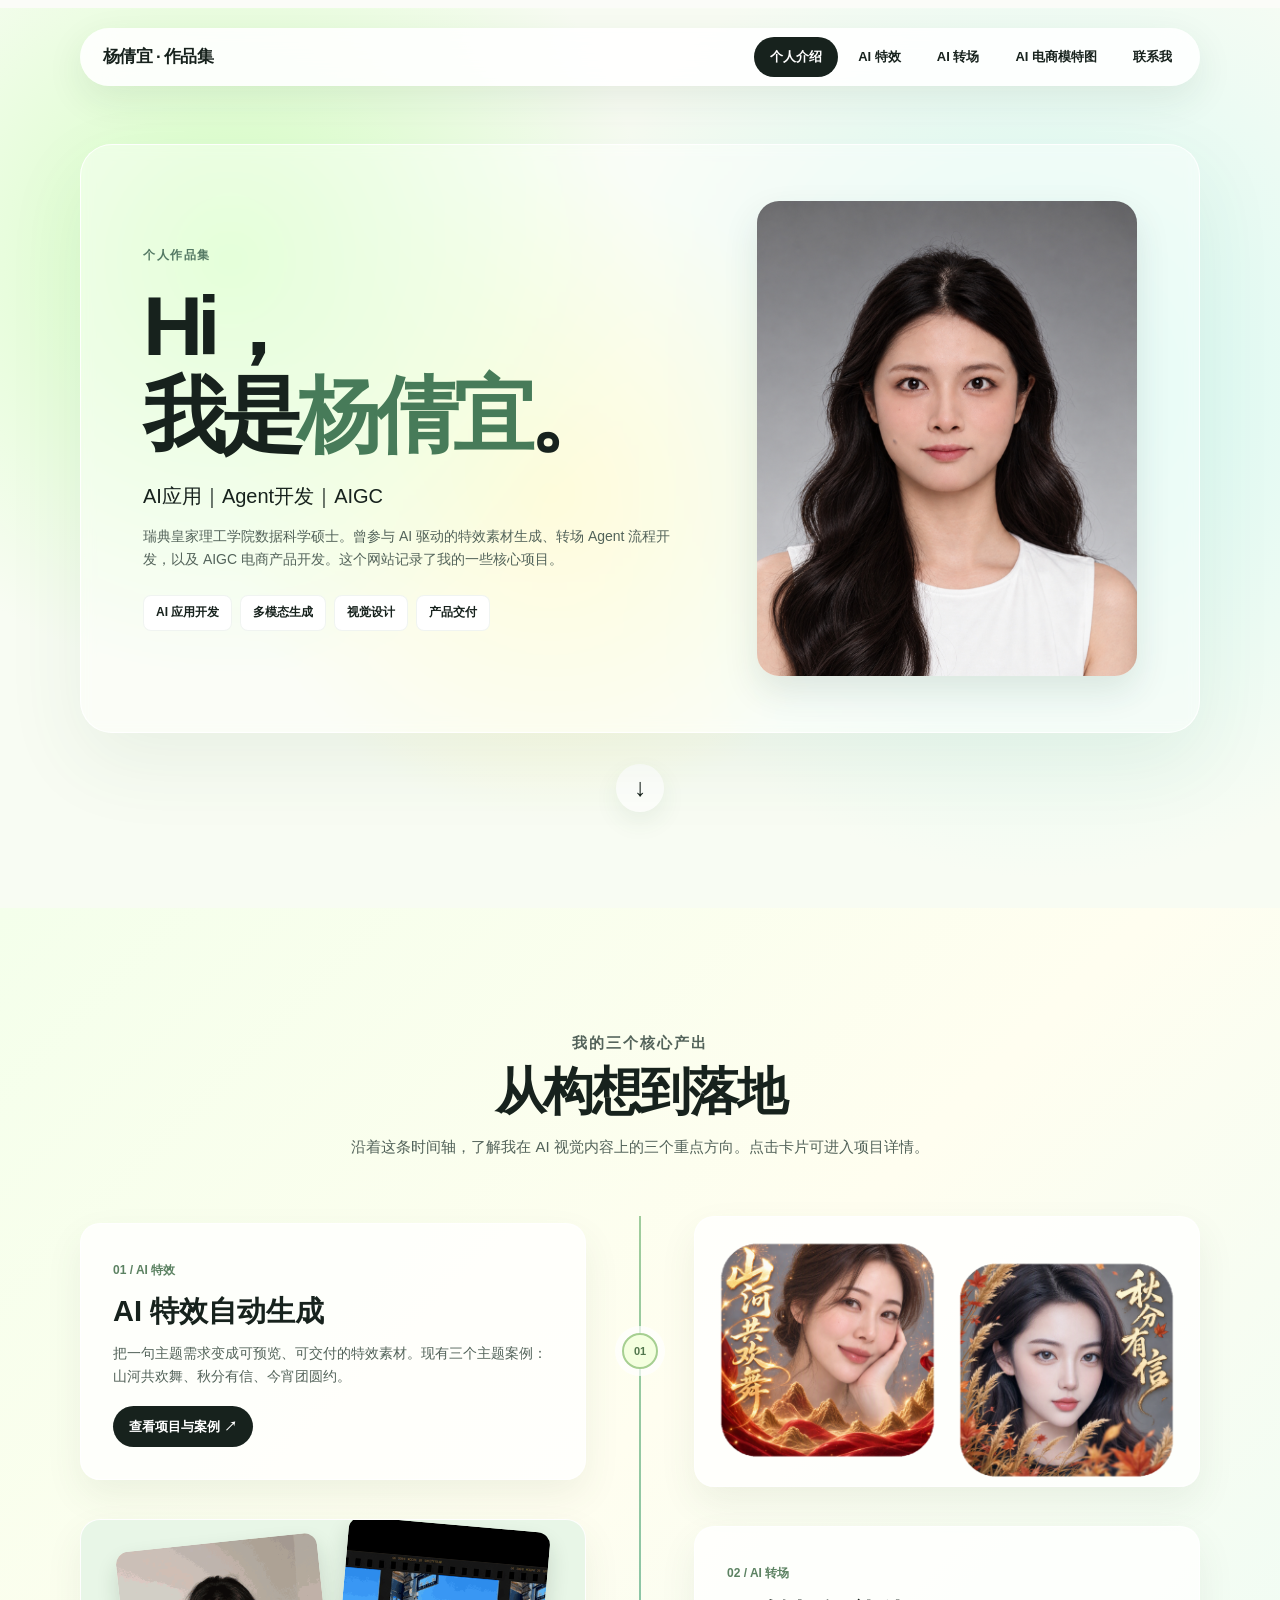
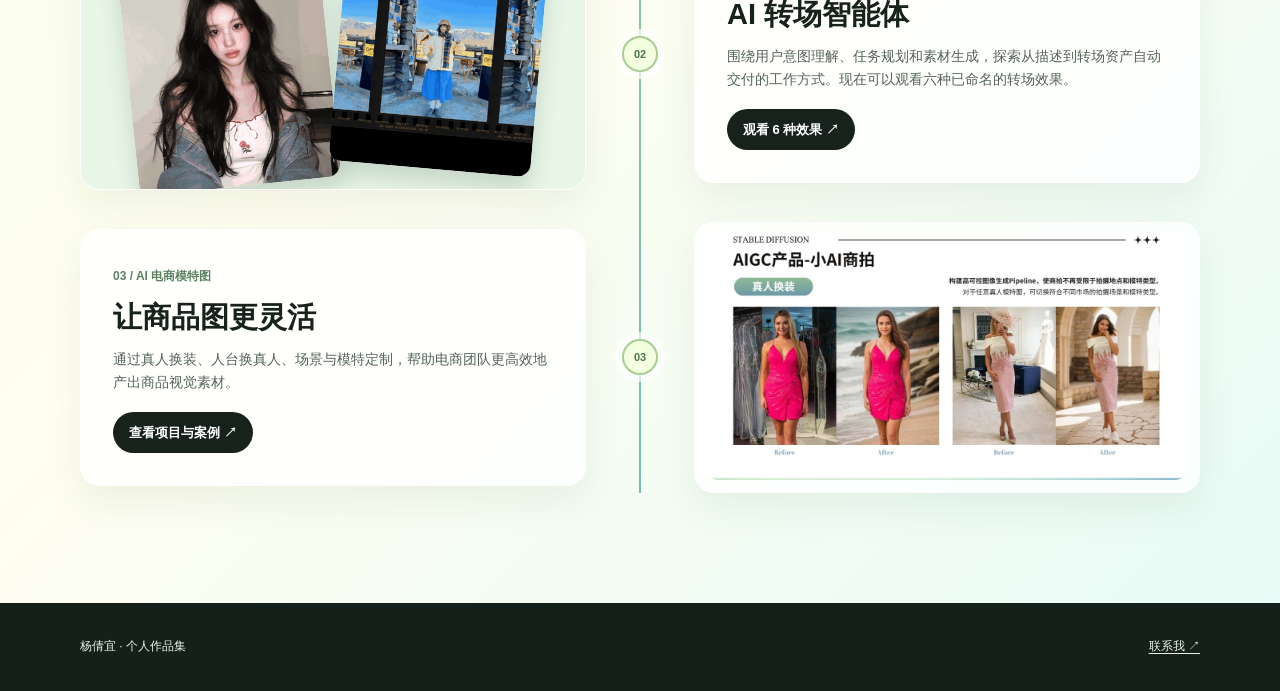
<file: index.html>
<!doctype html><html lang="zh-CN"><head><meta charset="utf-8"><meta name="viewport" content="width=device-width,initial-scale=1"><meta name="description" content="杨倩宜的个人作品集：AI 特效、AI 转场、AI 电商模特图。"><title>杨倩宜｜个人作品集</title><link rel="stylesheet" href="style.css"></head><body>
<div class="nav-wrap"><nav class="nav"><a class="logo" href="index.html">杨倩宜 · 作品集</a><div class="nav-links"><a href="index.html" aria-current="page">个人介绍</a><a href="effects.html">AI 特效</a><a href="transition.html">AI 转场</a><a href="ecommerce.html">AI 电商模特图</a><a href="contact.html">联系我</a></div></nav></div>
<main><header class="home-hero grad"><div class="shell"><div class="hero-panel"><div><p class="kicker">个人作品集</p><h1>Hi，<br>我是<em>杨倩宜</em>。</h1><p class="hero-lead">AI应用｜Agent开发｜AIGC</p><p class="hero-note">瑞典皇家理工学院数据科学硕士。曾参与 AI 驱动的特效素材生成、转场 Agent 流程开发，以及 AIGC 电商产品开发。这个网站记录了我的一些核心项目。</p><div class="pills"><span>AI 应用开发</span><span>多模态生成</span><span>视觉设计</span><span>产品交付</span></div></div><img class="portrait" src="assets/portrait.jpg" alt="杨倩宜个人照片"></div><div class="hero-bottom"><a class="round-arrow" href="#projects" aria-label="向下查看核心项目">↓</a></div></div></header>
<section class="section grad-soft" id="projects"><div class="shell"><div class="section-head"><p class="kicker">我的三个核心产出</p><h2>从构想到落地</h2><p>沿着这条时间轴，了解我在 AI 视觉内容上的三个重点方向。点击卡片可进入项目详情。</p></div><div class="timeline">
<article class="timeline-row"><div class="time-copy"><span class="num">01 / AI 特效</span><h3>AI 特效自动生成</h3><p>把一句主题需求变成可预览、可交付的特效素材。现有三个主题案例：山河共欢舞、秋分有信、今宵团圆约。</p><a class="text-link" href="effects.html">查看项目与案例 ↗</a></div><div class="timeline-dot">01</div><a class="time-visual effects" href="effects.html" aria-label="查看 AI 特效项目"><img src="assets/case1-icon.png" alt="山河共欢舞图标"><img src="assets/case2-icon.png" alt="秋分有信图标"></a></article>
<article class="timeline-row"><div class="time-copy"><span class="num">02 / AI 转场</span><h3>AI 转场智能体</h3><p>围绕用户意图理解、任务规划和素材生成，探索从描述到转场资产自动交付的工作方式。现在可以观看六种已命名的转场效果。</p><a class="text-link" href="transition.html#transition-cases">观看 6 种效果 ↗</a></div><div class="timeline-dot">02</div><a class="time-visual transition-preview" href="transition.html#transition-cases" aria-label="观看六种 AI 转场效果"><img src="assets/transition-01.gif" alt="光刃闪切动图预览"><img src="assets/transition-02.gif" alt="胶片穿行动图预览"></a></article>
<article class="timeline-row"><div class="time-copy"><span class="num">03 / AI 电商模特图</span><h3>让商品图更灵活</h3><p>通过真人换装、人台换真人、场景与模特定制，帮助电商团队更高效地产出商品视觉素材。</p><a class="text-link" href="ecommerce.html">查看项目与案例 ↗</a></div><div class="timeline-dot">03</div><a class="time-visual" href="ecommerce.html" aria-label="查看 AI 电商模特图项目"><img src="assets/ecommerce-03.jpg" alt="电商模特图前后对比作品"></a></article>
</div></div></section></main>
<footer class="site-footer"><div class="shell footer-row"><span>杨倩宜 · 个人作品集</span><a href="contact.html">联系我 ↗</a></div></footer></body></html>
</file>
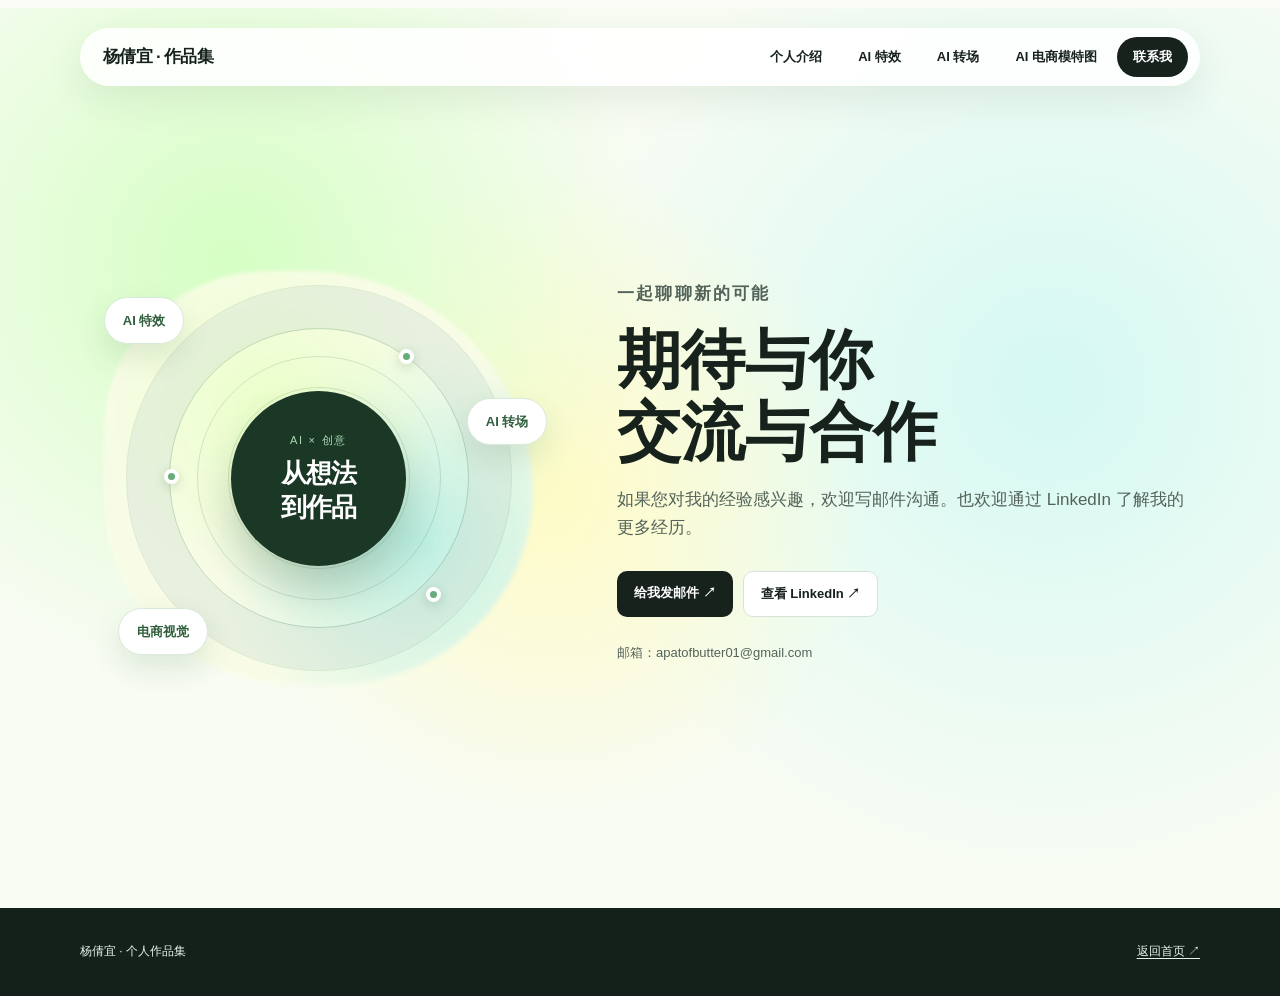
<file: contact.html>
<!doctype html><html lang="zh-CN"><head><meta charset="utf-8"><meta name="viewport" content="width=device-width,initial-scale=1"><meta name="description" content="联系杨倩宜，交流 AI 应用、视觉设计与产品合作。"><title>联系我｜杨倩宜作品集</title><link rel="stylesheet" href="style.css"></head><body>
<div class="nav-wrap"><nav class="nav"><a class="logo" href="index.html">杨倩宜 · 作品集</a><div class="nav-links"><a href="index.html">个人介绍</a><a href="effects.html">AI 特效</a><a href="transition.html">AI 转场</a><a href="ecommerce.html">AI 电商模特图</a><a href="contact.html" aria-current="page">联系我</a></div></nav></div>
<main><section class="home-hero grad"><div class="shell contact-grid"><div class="contact-visual" aria-hidden="true"><div class="contact-orbit"><span class="orbit-dot orbit-dot-one"></span><span class="orbit-dot orbit-dot-two"></span><span class="orbit-dot orbit-dot-three"></span><div class="orbit-core"><small>AI × 创意</small><strong>从想法<br>到作品</strong></div></div><span class="contact-chip chip-one">AI 特效</span><span class="contact-chip chip-two">AI 转场</span><span class="contact-chip chip-three">电商视觉</span></div><div class="contact-copy"><p class="kicker">一起聊聊新的可能</p><h1>期待与你<br>交流与合作</h1><p>如果您对我的经验感兴趣，欢迎写邮件沟通。也欢迎通过 LinkedIn 了解我的更多经历。</p><div class="contact-actions"><a href="mailto:apatofbutter01@gmail.com">给我发邮件 ↗</a><a class="light" href="https://linkedin.com/in/qianyiyang01" target="_blank" rel="noopener">查看 LinkedIn ↗</a></div><p style="font-size:13px;margin-top:25px">邮箱：apatofbutter01@gmail.com</p></div></div></section></main><footer class="site-footer"><div class="shell footer-row"><span>杨倩宜 · 个人作品集</span><a href="index.html">返回首页 ↗</a></div></footer></body></html>
</file>
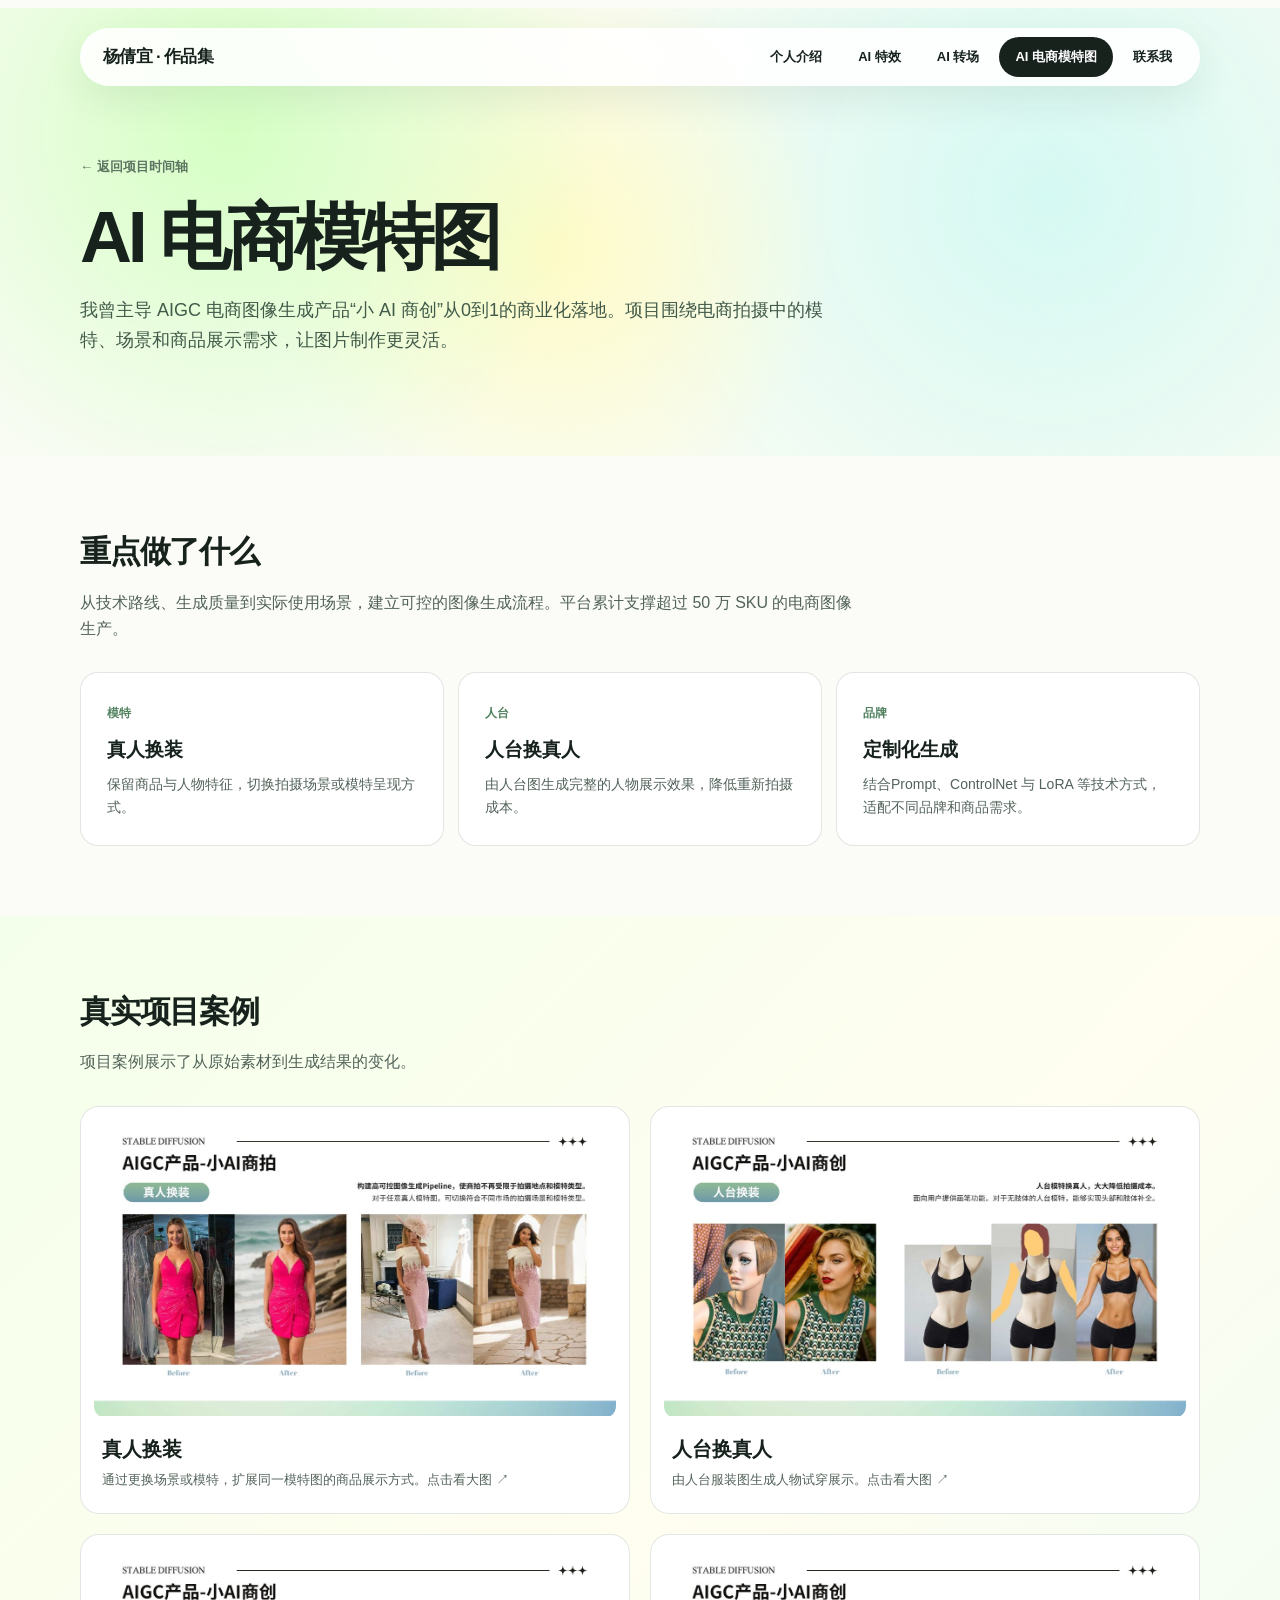
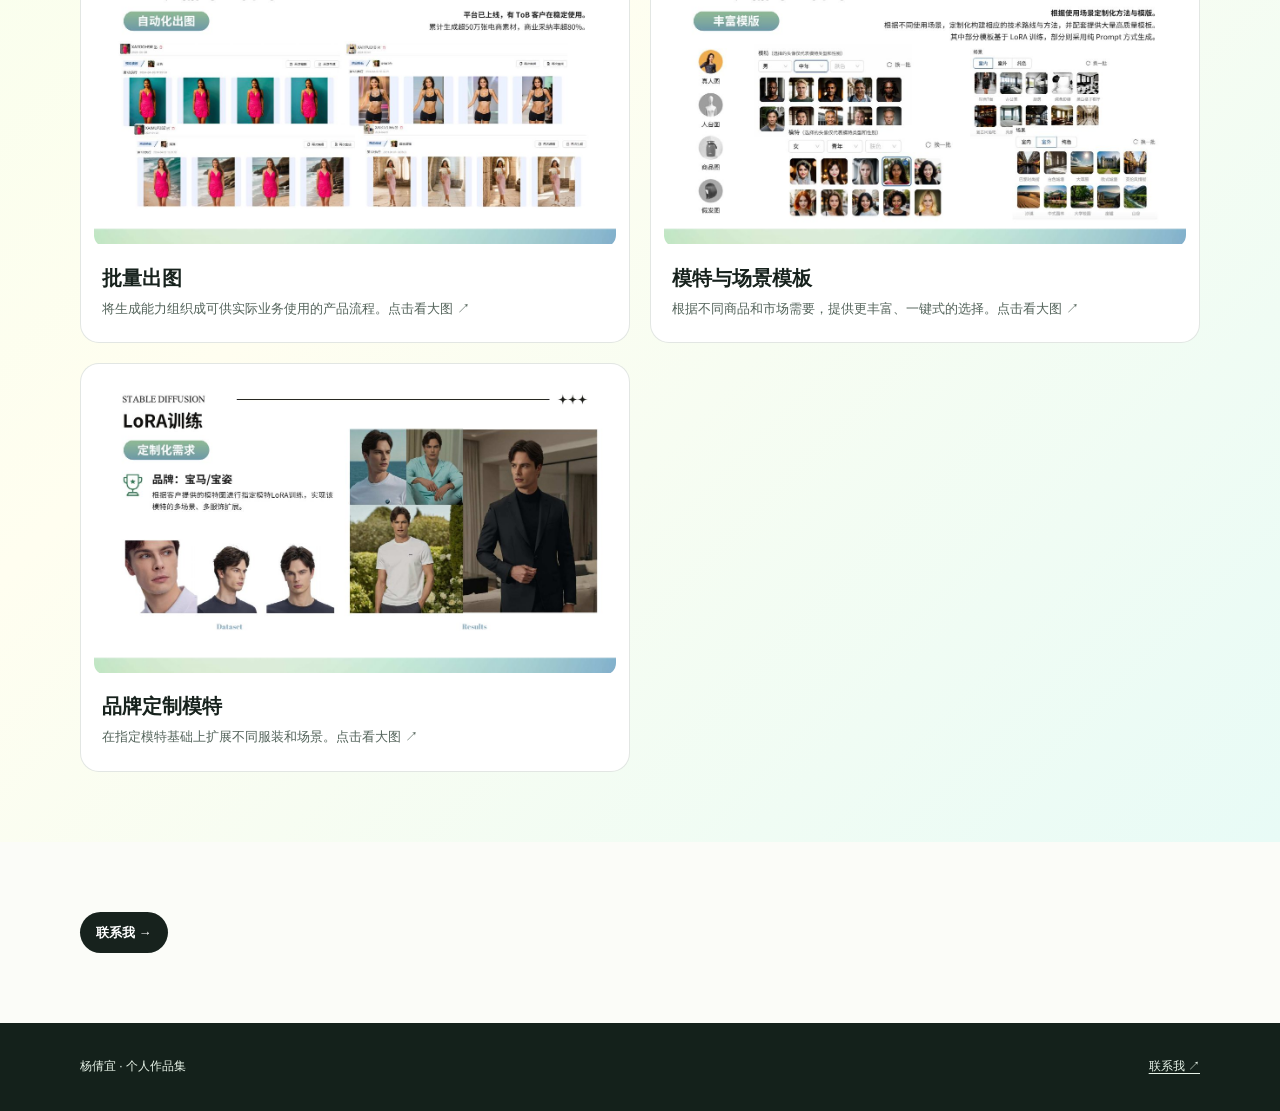
<file: ecommerce.html>
<!doctype html><html lang="zh-CN"><head><meta charset="utf-8"><meta name="viewport" content="width=device-width,initial-scale=1"><meta name="description" content="杨倩宜的 AIGC 电商模特图项目：真人换装、人台换真人、场景模板与定制模特。"><title>AI 电商模特图｜杨倩宜作品集</title><link rel="stylesheet" href="style.css"></head><body>
<div class="nav-wrap"><nav class="nav"><a class="logo" href="index.html">杨倩宜 · 作品集</a><div class="nav-links"><a href="index.html">个人介绍</a><a href="effects.html">AI 特效</a><a href="transition.html">AI 转场</a><a href="ecommerce.html" aria-current="page">AI 电商模特图</a><a href="contact.html">联系我</a></div></nav></div>
<main><header class="page-top grad"><div class="shell"><a class="crumb" href="index.html#projects">← 返回项目时间轴</a><h1>AI 电商模特图</h1><p class="lede">我曾主导 AIGC 电商图像生成产品“小 AI 商创”从0到1的商业化落地。项目围绕电商拍摄中的模特、场景和商品展示需求，让图片制作更灵活。</p><div class="meta"></div></div></header>
<section class="detail-section"><div class="shell"><h2>重点做了什么</h2><p>从技术路线、生成质量到实际使用场景，建立可控的图像生成流程。平台累计支撑超过 50 万 SKU 的电商图像生产。</p><div class="feature-grid"><article class="feature"><b>模特</b><h3>真人换装</h3><p>保留商品与人物特征，切换拍摄场景或模特呈现方式。</p></article><article class="feature"><b>人台</b><h3>人台换真人</h3><p>由人台图生成完整的人物展示效果，降低重新拍摄成本。</p></article><article class="feature"><b>品牌</b><h3>定制化生成</h3><p>结合Prompt、ControlNet 与 LoRA 等技术方式，适配不同品牌和商品需求。</p></article></div></div></section>
<section class="detail-section grad-soft"><div class="shell"><h2>真实项目案例</h2><p>项目案例展示了从原始素材到生成结果的变化。</p><div class="gallery">
<a class="gallery-card" href="assets/ecommerce-03.jpg" target="_blank" rel="noopener"><img loading="lazy" src="assets/ecommerce-03.jpg" alt="真人换装：拍摄场景前后对比"><h3>真人换装</h3><p>通过更换场景或模特，扩展同一模特图的商品展示方式。点击看大图 ↗</p></a>
<a class="gallery-card" href="assets/ecommerce-04.jpg" target="_blank" rel="noopener"><img loading="lazy" src="assets/ecommerce-04.jpg" alt="人台模特转真人的前后对比"><h3>人台换真人</h3><p>由人台服装图生成人物试穿展示。点击看大图 ↗</p></a>
<a class="gallery-card" href="assets/ecommerce-05.jpg" target="_blank" rel="noopener"><img loading="lazy" src="assets/ecommerce-05.jpg" alt="小 AI 商创自动化出图界面"><h3>批量出图</h3><p>将生成能力组织成可供实际业务使用的产品流程。点击看大图 ↗</p></a>
<a class="gallery-card" href="assets/ecommerce-06.jpg" target="_blank" rel="noopener"><img loading="lazy" src="assets/ecommerce-06.jpg" alt="小 AI 商创模特与场景模板选择界面"><h3>模特与场景模板</h3><p>根据不同商品和市场需要，提供更丰富、一键式的选择。点击看大图 ↗</p></a>
<a class="gallery-card" href="assets/ecommerce-07.jpg" target="_blank" rel="noopener"><img loading="lazy" src="assets/ecommerce-07.jpg" alt="品牌定制模特训练与生成结果"><h3>品牌定制模特</h3><p>在指定模特基础上扩展不同服装和场景。点击看大图 ↗</p></a>
</div></div></section><section class="detail-section"><div class="shell"><a class="text-link" href="contact.html">联系我 →</a></div></section></main><footer class="site-footer"><div class="shell footer-row"><span>杨倩宜 · 个人作品集</span><a href="contact.html">联系我 ↗</a></div></footer></body></html>
</file>
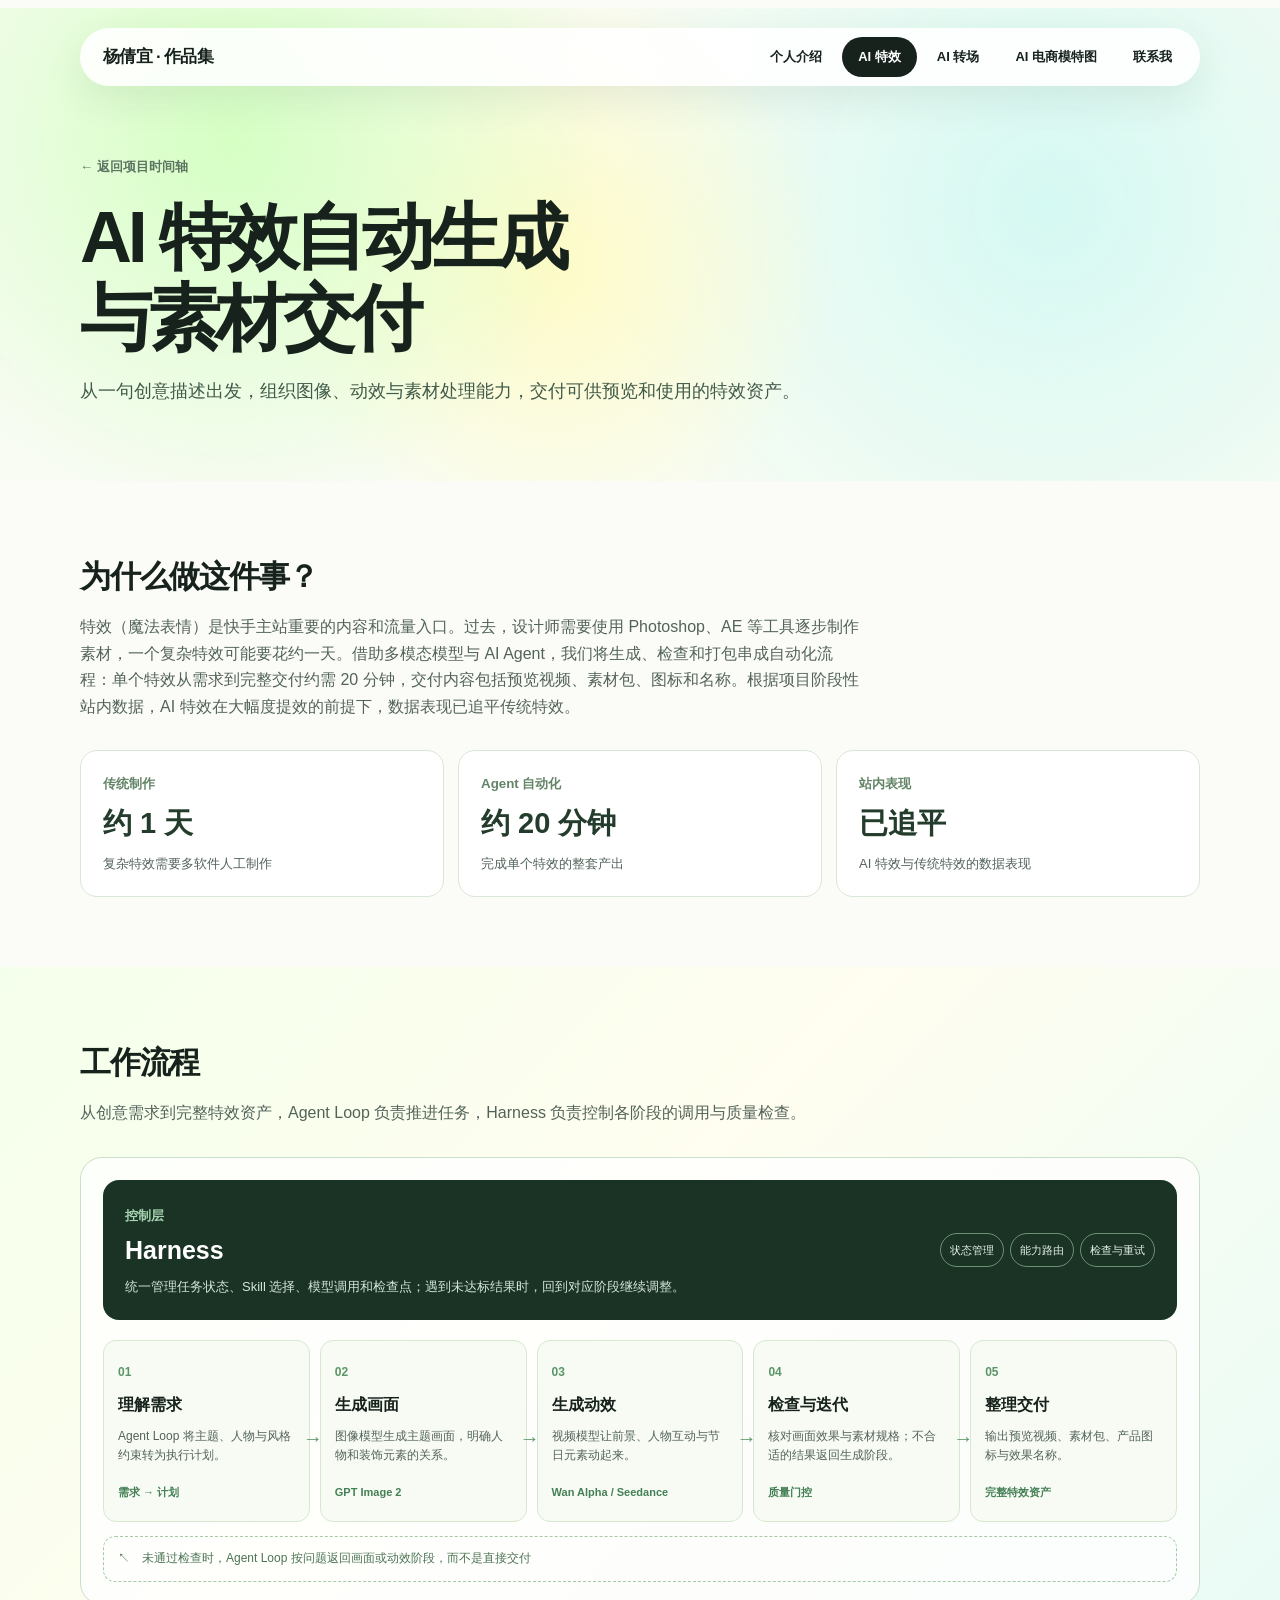
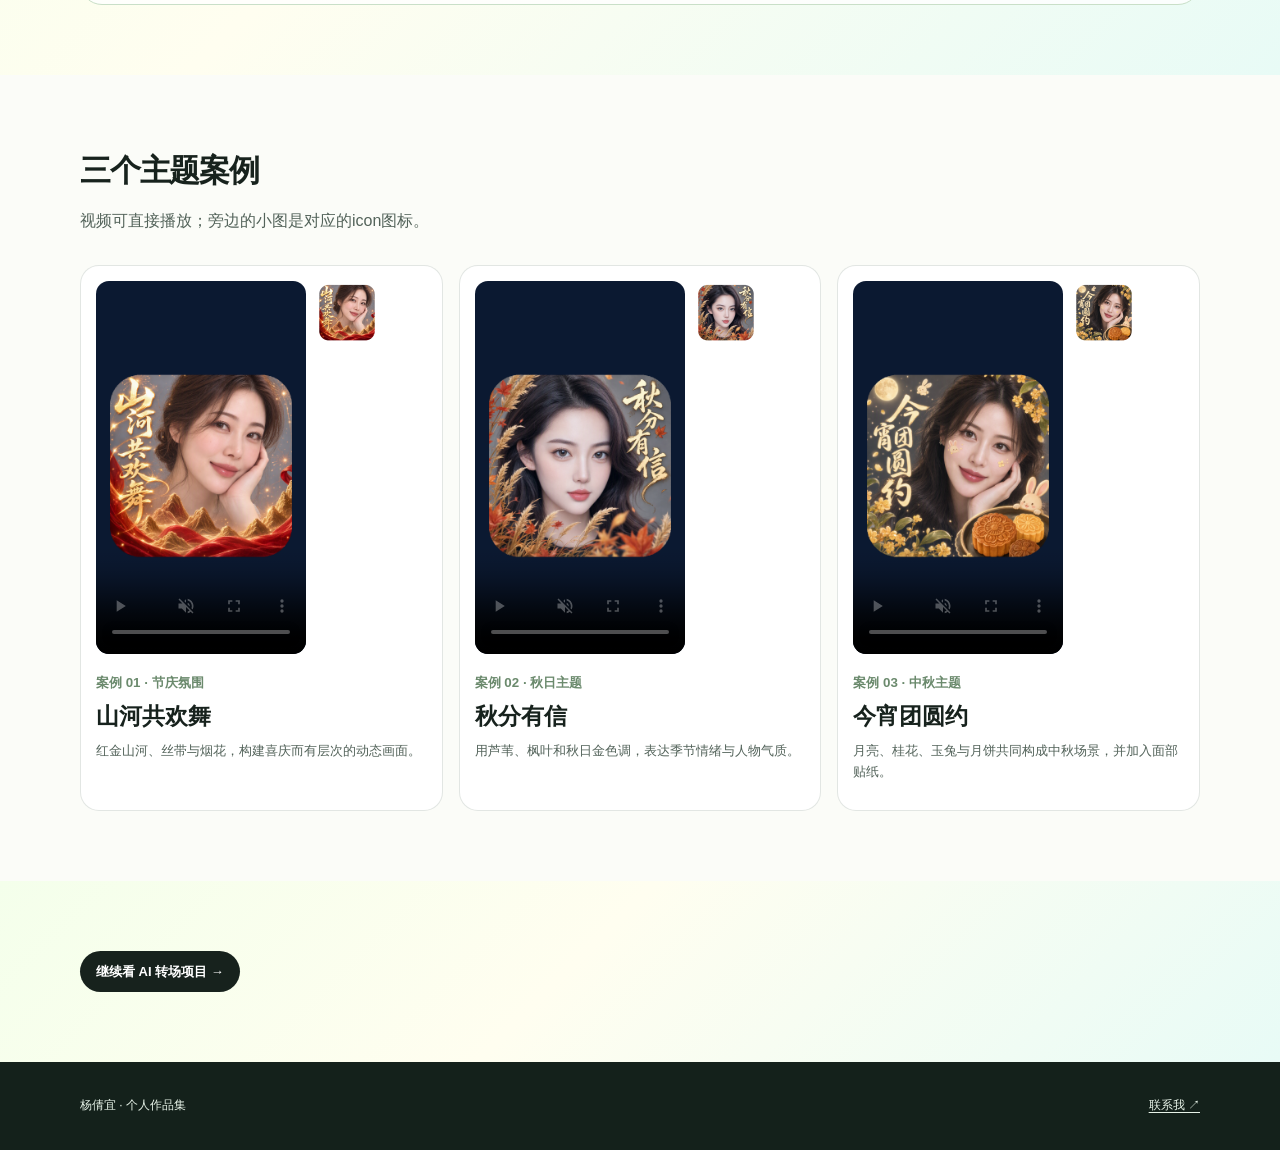
<file: effects.html>
<!doctype html><html lang="zh-CN"><head><meta charset="utf-8"><meta name="viewport" content="width=device-width,initial-scale=1"><meta name="description" content="杨倩宜的 AI 特效项目：工作流程与三个实际案例。"><title>AI 特效｜杨倩宜作品集</title><link rel="stylesheet" href="style.css"></head><body>
<div class="nav-wrap"><nav class="nav"><a class="logo" href="index.html">杨倩宜 · 作品集</a><div class="nav-links"><a href="index.html">个人介绍</a><a href="effects.html" aria-current="page">AI 特效</a><a href="transition.html">AI 转场</a><a href="ecommerce.html">AI 电商模特图</a><a href="contact.html">联系我</a></div></nav></div>
<main><header class="page-top grad"><div class="shell"><a class="crumb" href="index.html#projects">← 返回项目时间轴</a><h1>AI 特效自动生成<br>与素材交付</h1><p class="lede">从一句创意描述出发，组织图像、动效与素材处理能力，交付可供预览和使用的特效资产。</p></div></header>
<section class="detail-section"><div class="shell"><h2>为什么做这件事？</h2><p>特效（魔法表情）是快手主站重要的内容和流量入口。过去，设计师需要使用 Photoshop、AE 等工具逐步制作素材，一个复杂特效可能要花约一天。借助多模态模型与 AI Agent，我们将生成、检查和打包串成自动化流程：单个特效从需求到完整交付约需 20 分钟，交付内容包括预览视频、素材包、图标和名称。根据项目阶段性站内数据，AI 特效在大幅度提效的前提下，数据表现已追平传统特效。</p><div class="impact-grid"><div><small>传统制作</small><strong>约 1 天</strong><span>复杂特效需要多软件人工制作</span></div><div><small>Agent 自动化</small><strong>约 20 分钟</strong><span>完成单个特效的整套产出</span></div><div><small>站内表现</small><strong>已追平</strong><span>AI 特效与传统特效的数据表现</span></div></div></div></section>
<section class="detail-section grad-soft"><div class="shell"><h2>工作流程</h2><p>从创意需求到完整特效资产，Agent Loop 负责推进任务，Harness 负责控制各阶段的调用与质量检查。</p><div class="workflow-map"><div class="workflow-control"><div><small>控制层</small><h3>Harness</h3><p>统一管理任务状态、Skill 选择、模型调用和检查点；遇到未达标结果时，回到对应阶段继续调整。</p></div><div class="control-tags"><span>状态管理</span><span>能力路由</span><span>检查与重试</span></div></div><ol class="workflow-steps"><li><b>01</b><h3>理解需求</h3><p>Agent Loop 将主题、人物与风格约束转为执行计划。</p><em>需求 → 计划</em></li><li><b>02</b><h3>生成画面</h3><p>图像模型生成主题画面，明确人物和装饰元素的关系。</p><em>GPT Image 2</em></li><li><b>03</b><h3>生成动效</h3><p>视频模型让前景、人物互动与节日元素动起来。</p><em>Wan Alpha / Seedance</em></li><li><b>04</b><h3>检查与迭代</h3><p>核对画面效果与素材规格；不合适的结果返回生成阶段。</p><em>质量门控</em></li><li><b>05</b><h3>整理交付</h3><p>输出预览视频、素材包、产品图标与效果名称。</p><em>完整特效资产</em></li></ol><div class="workflow-return">↖　未通过检查时，Agent Loop 按问题返回画面或动效阶段，而不是直接交付</div></div></div></section>
<section class="detail-section"><div class="shell"><h2>三个主题案例</h2><p>视频可直接播放；旁边的小图是对应的icon图标。</p><div class="case-grid">
<article class="case-card"><div class="case-media"><video src="assets/case1-preview.mp4" poster="assets/case1-icon.png" muted loop playsinline controls preload="metadata" aria-label="山河共欢舞预览视频"></video><img src="assets/case1-icon.png" alt="山河共欢舞产品图标"></div><small>案例 01 · 节庆氛围</small><h3>山河共欢舞</h3><p>红金山河、丝带与烟花，构建喜庆而有层次的动态画面。</p></article>
<article class="case-card"><div class="case-media"><video src="assets/case2-preview.mp4" poster="assets/case2-icon.png" muted loop playsinline controls preload="metadata" aria-label="秋分有信预览视频"></video><img src="assets/case2-icon.png" alt="秋分有信产品图标"></div><small>案例 02 · 秋日主题</small><h3>秋分有信</h3><p>用芦苇、枫叶和秋日金色调，表达季节情绪与人物气质。</p></article>
<article class="case-card"><div class="case-media"><video src="assets/case3-preview.mp4" poster="assets/case3-icon.png" muted loop playsinline controls preload="metadata" aria-label="今宵团圆约预览视频"></video><img src="assets/case3-icon.png" alt="今宵团圆约产品图标"></div><small>案例 03 · 中秋主题</small><h3>今宵团圆约</h3><p>月亮、桂花、玉兔与月饼共同构成中秋场景，并加入面部贴纸。</p></article>
</div></div></section><section class="detail-section grad-soft"><div class="shell"><a class="text-link" href="transition.html">继续看 AI 转场项目 →</a></div></section></main><footer class="site-footer"><div class="shell footer-row"><span>杨倩宜 · 个人作品集</span><a href="contact.html">联系我 ↗</a></div></footer></body></html>
</file>
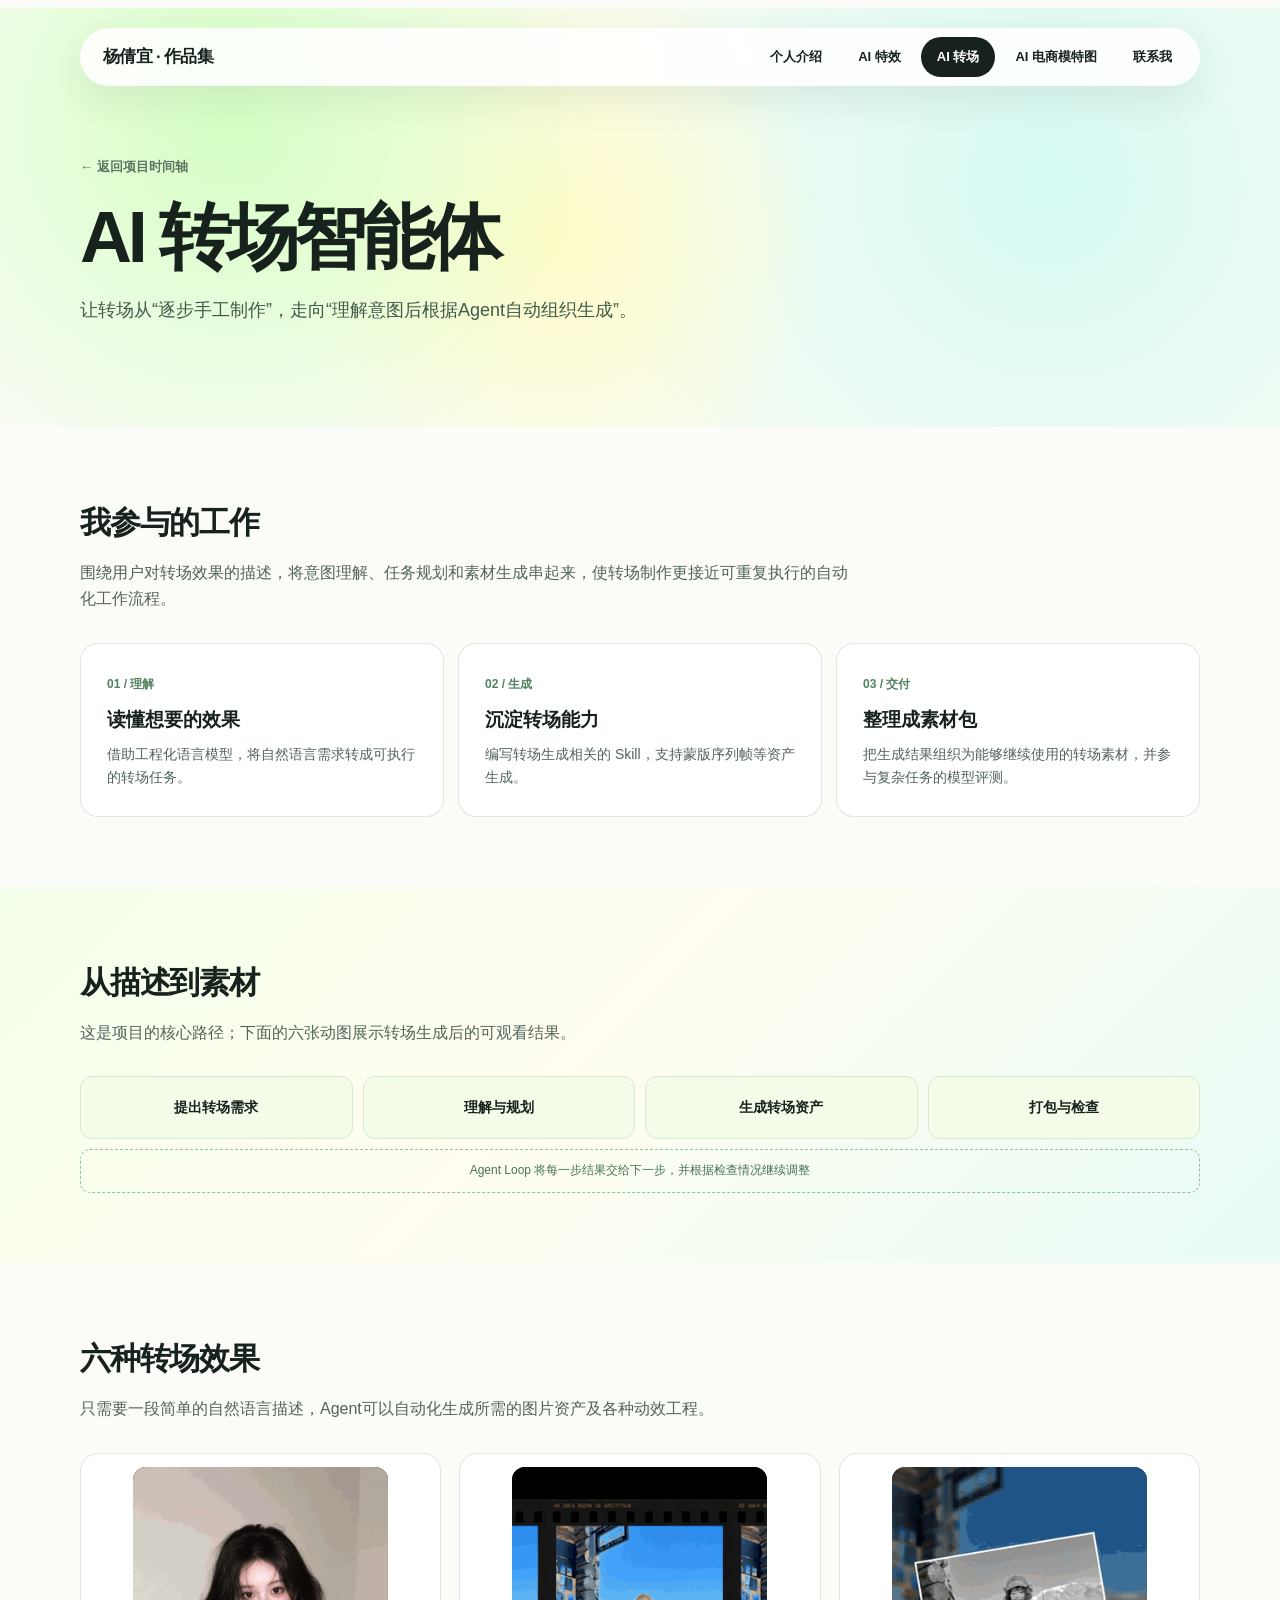
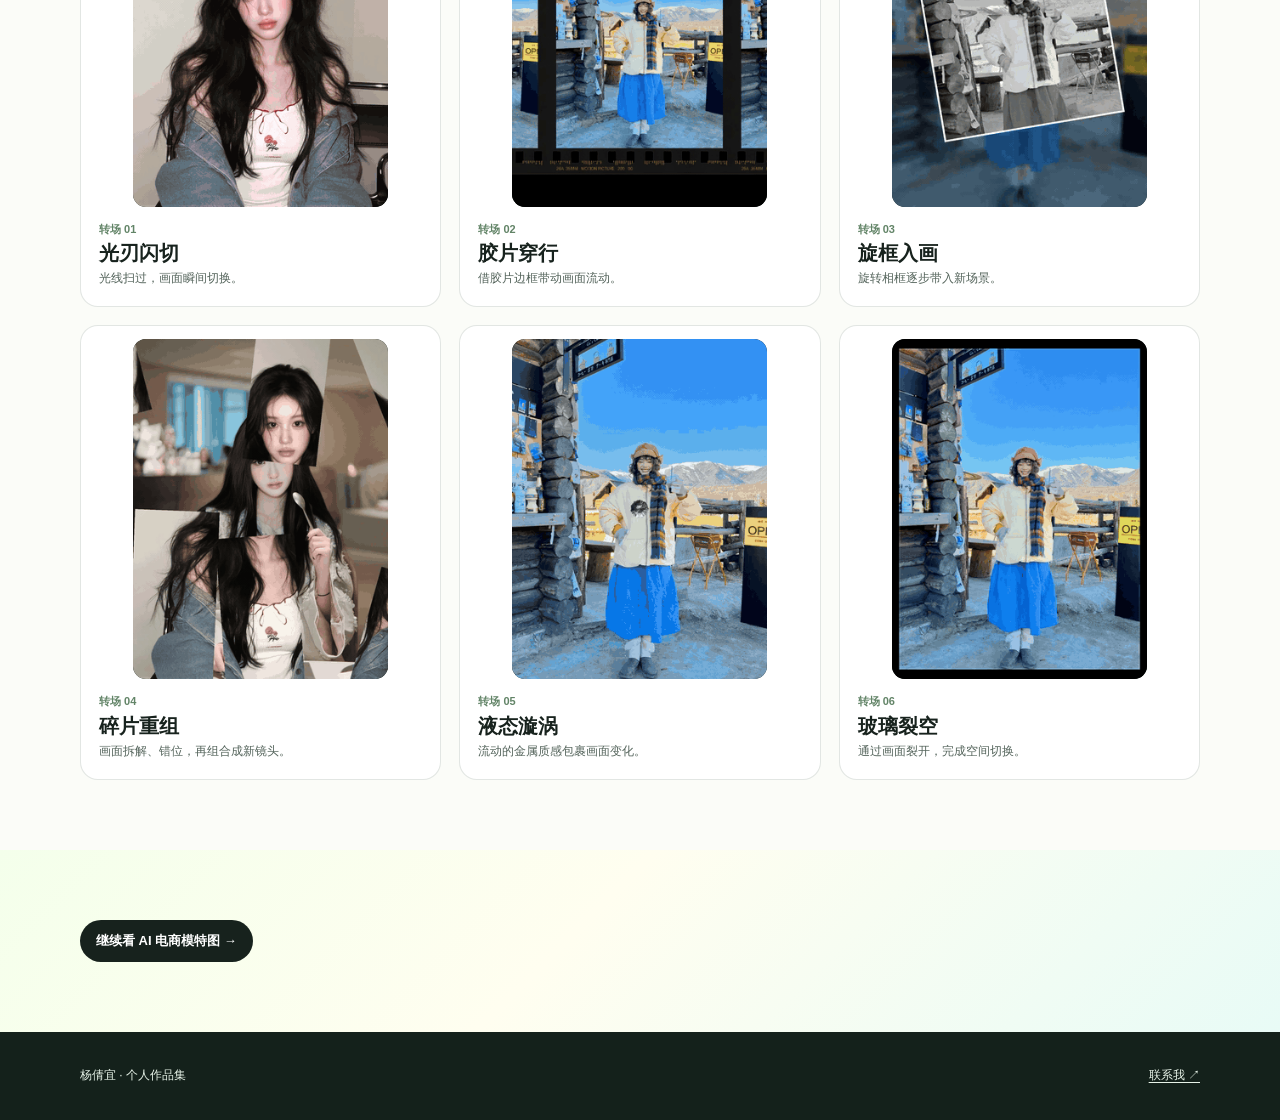
<file: transition.html>
<!doctype html><html lang="zh-CN"><head><meta charset="utf-8"><meta name="viewport" content="width=device-width,initial-scale=1"><meta name="description" content="杨倩宜参与的 AI 转场智能体项目。"><title>AI 转场｜杨倩宜作品集</title><link rel="stylesheet" href="style.css"></head><body>
<div class="nav-wrap"><nav class="nav"><a class="logo" href="index.html">杨倩宜 · 作品集</a><div class="nav-links"><a href="index.html">个人介绍</a><a href="effects.html">AI 特效</a><a href="transition.html" aria-current="page">AI 转场</a><a href="ecommerce.html">AI 电商模特图</a><a href="contact.html">联系我</a></div></nav></div>
<main><header class="page-top grad"><div class="shell"><a class="crumb" href="index.html#projects">← 返回项目时间轴</a><h1>AI 转场智能体</h1><p class="lede">让转场从“逐步手工制作”，走向“理解意图后根据Agent自动组织生成”。</p><div class="meta"></div></div></header>
<section class="detail-section"><div class="shell"><h2>我参与的工作</h2><p>围绕用户对转场效果的描述，将意图理解、任务规划和素材生成串起来，使转场制作更接近可重复执行的自动化工作流程。</p><div class="feature-grid"><article class="feature"><b>01 / 理解</b><h3>读懂想要的效果</h3><p>借助工程化语言模型，将自然语言需求转成可执行的转场任务。</p></article><article class="feature"><b>02 / 生成</b><h3>沉淀转场能力</h3><p>编写转场生成相关的 Skill，支持蒙版序列帧等资产生成。</p></article><article class="feature"><b>03 / 交付</b><h3>整理成素材包</h3><p>把生成结果组织为能够继续使用的转场素材，并参与复杂任务的模型评测。</p></article></div></div></section>
<section class="detail-section grad-soft"><div class="shell"><h2>从描述到素材</h2><p>这是项目的核心路径；下面的六张动图展示转场生成后的可观看结果。</p><div class="flow"><span>提出转场需求</span><span>理解与规划</span><span>生成转场资产</span><span>打包与检查</span></div><div class="harness">Agent Loop 将每一步结果交给下一步，并根据检查情况继续调整</div></div></section>
<section class="detail-section" id="transition-cases"><div class="shell"><h2>六种转场效果</h2><p>只需要一段简单的自然语言描述，Agent可以自动化生成所需的图片资产及各种动效工程。</p><div class="transition-grid">
<figure class="transition-card"><img class="motion-gif" src="assets/transition-01.gif" alt="光刃闪切转场：一道光线闪过后切换人物场景"><img class="motion-still" src="assets/transition-01.jpg" alt="光刃闪切静态预览"><figcaption><small>转场 01</small><strong>光刃闪切</strong><span>光线扫过，画面瞬间切换。</span></figcaption></figure>
<figure class="transition-card"><img class="motion-gif" src="assets/transition-02.gif" alt="胶片穿行转场：画面经过胶片边框切换到街景"><img class="motion-still" src="assets/transition-02.jpg" alt="胶片穿行静态预览"><figcaption><small>转场 02</small><strong>胶片穿行</strong><span>借胶片边框带动画面流动。</span></figcaption></figure>
<figure class="transition-card"><img class="motion-gif" src="assets/transition-03.gif" alt="旋框入画转场：旋转的相框引入新街景"><img class="motion-still" src="assets/transition-03.jpg" alt="旋框入画静态预览"><figcaption><small>转场 03</small><strong>旋框入画</strong><span>旋转相框逐步带入新场景。</span></figcaption></figure>
<figure class="transition-card"><img class="motion-gif" src="assets/transition-04.gif" alt="碎片重组转场：画面被分片后重新拼成新人物场景"><img class="motion-still" src="assets/transition-04.jpg" alt="碎片重组静态预览"><figcaption><small>转场 04</small><strong>碎片重组</strong><span>画面拆解、错位，再组合成新镜头。</span></figcaption></figure>
<figure class="transition-card"><img class="motion-gif" src="assets/transition-05.gif" alt="液态漩涡转场：银色流动漩涡连接两个场景"><img class="motion-still" src="assets/transition-05.jpg" alt="液态漩涡静态预览"><figcaption><small>转场 05</small><strong>液态漩涡</strong><span>流动的金属质感包裹画面变化。</span></figcaption></figure>
<figure class="transition-card"><img class="motion-gif" src="assets/transition-06.gif" alt="玻璃裂空转场：画面缩小成视窗后展开街景"><img class="motion-still" src="assets/transition-06.jpg" alt="视窗缩放静态预览"><figcaption><small>转场 06</small><strong>玻璃裂空</strong><span>通过画面裂开，完成空间切换。</span></figcaption></figure>
</div></div></section><section class="detail-section grad-soft"><div class="shell"><a class="text-link" href="ecommerce.html">继续看 AI 电商模特图 →</a></div></section></main><footer class="site-footer"><div class="shell footer-row"><span>杨倩宜 · 个人作品集</span><a href="contact.html">联系我 ↗</a></div></footer></body></html>
</file>
<file: style.css>
:root{--ink:#17221d;--muted:#53635a;--green:#d8f8c5;--mint:#dff7ee;--lemon:#f8facd;--line:rgba(33,62,43,.13);--card:rgba(255,255,255,.72)}
*{box-sizing:border-box}html{scroll-behavior:smooth}body{margin:0;color:var(--ink);font-family:-apple-system,BlinkMacSystemFont,"PingFang SC","Microsoft YaHei",sans-serif;line-height:1.65;background:#fbfcf8}a{color:inherit;text-decoration:none}img,video{max-width:100%}button{font:inherit}.shell{width:min(1120px,calc(100% - 40px));margin:auto}.grad{background:radial-gradient(circle at 18% 28%,#d5ffc3 0,transparent 34%),radial-gradient(circle at 43% 54%,#fffbc6 0,transparent 37%),radial-gradient(circle at 82% 42%,#d5f9f3 0,transparent 42%),#f8fcf3}.grad-soft{background:linear-gradient(135deg,#f4ffeb 0%,#fffef0 45%,#e8fbf6 100%)}
.nav-wrap{position:sticky;top:14px;z-index:50;width:min(1120px,calc(100% - 40px));margin:0 auto -64px;padding-top:14px}.nav{height:58px;display:flex;align-items:center;justify-content:space-between;gap:15px;padding:6px 12px 6px 23px;border-radius:99px;background:rgba(255,255,255,.88);box-shadow:0 13px 38px rgba(36,72,44,.09);backdrop-filter:blur(16px)}.logo{font-size:17px;font-weight:900;letter-spacing:-.04em}.nav-links{display:flex;align-items:center;gap:4px}.nav-links a{padding:9px 16px;border-radius:99px;font-size:13px;font-weight:700;white-space:nowrap}.nav-links a:hover,.nav-links a[aria-current=page]{background:#17221d;color:#fff}
.home-hero{min-height:100svh;display:grid;align-items:center;padding:110px 0 70px}.hero-panel{display:grid;grid-template-columns:1.1fr .8fr;gap:65px;align-items:center;min-height:480px;padding:56px 62px;border:1px solid rgba(255,255,255,.9);border-radius:32px;background:rgba(255,255,255,.38);box-shadow:0 28px 80px rgba(54,100,67,.08);backdrop-filter:blur(7px)}.kicker{font-size:12px;letter-spacing:.13em;font-weight:800;color:#547964;margin:0 0 16px}.hero-panel h1{font-size:clamp(52px,6.5vw,84px);letter-spacing:-.07em;line-height:1.08;margin:0 0 19px}.hero-panel h1 em{font-style:normal;color:#477b59}.hero-lead{font-size:20px;line-height:1.6;max-width:590px;margin:0 0 13px}.hero-note{font-size:14px;color:var(--muted);max-width:570px;margin:0 0 24px}.pills{display:flex;flex-wrap:wrap;gap:8px}.pills span{background:#fff;border:1px solid rgba(51,104,65,.07);padding:7px 12px;border-radius:8px;font-size:12px;font-weight:700}.portrait{width:100%;max-width:380px;aspect-ratio:4/5;object-fit:cover;object-position:center top;border-radius:22px;box-shadow:0 15px 35px rgba(42,65,46,.12);justify-self:end}.hero-bottom{text-align:center;margin-top:31px}.round-arrow{width:48px;height:48px;display:inline-grid;place-items:center;border-radius:50%;background:rgba(255,255,255,.72);box-shadow:0 10px 25px rgba(54,100,67,.08);font-size:25px}
.section{padding:110px 0}.section-head{text-align:center;margin-bottom:56px}.section-head .kicker{margin-bottom:5px}.section-head h2{font-size:clamp(35px,4vw,52px);line-height:1.2;letter-spacing:-.05em;margin:0}.section-head p{font-size:15px;color:var(--muted);margin:13px auto 0;max-width:640px}.timeline{position:relative;display:grid;gap:32px}.timeline:before{content:"";position:absolute;left:50%;top:0;bottom:0;width:2px;background:linear-gradient(#9fcc9c,#74bdb2);transform:translateX(-50%)}.timeline-row{display:grid;grid-template-columns:1fr 76px 1fr;gap:16px;align-items:center}.timeline-row:nth-child(even) .time-copy{grid-column:3;grid-row:1}.timeline-row:nth-child(even) .time-visual{grid-column:1;grid-row:1}.timeline-dot{grid-column:2;grid-row:1;z-index:1;width:36px;height:36px;border-radius:50%;display:grid;place-items:center;justify-self:center;background:#f4ffdf;border:2px solid #a6cf91;box-shadow:0 0 0 7px rgba(255,255,255,.7);font-size:11px;font-weight:900;color:#52764d}.time-copy,.time-visual{background:rgba(255,255,255,.76);border:1px solid rgba(255,255,255,.95);border-radius:20px;box-shadow:0 16px 37px rgba(58,94,62,.08);min-width:0}.time-copy{padding:32px}.time-copy .num{font-size:12px;color:#5c8262;font-weight:800}.time-copy h3{font-size:29px;line-height:1.22;margin:12px 0}.time-copy p{font-size:14px;color:var(--muted);margin:0 0 18px}.text-link{display:inline-flex;align-items:center;gap:9px;padding:10px 16px;border-radius:99px;background:#17221d;color:#fff;font-size:13px;font-weight:800}.text-link:hover{background:#356a45}.time-visual{padding:12px;min-height:270px;display:grid;place-items:center;overflow:hidden}.time-visual img{display:block;width:100%;height:245px;object-fit:cover;border-radius:12px}.time-visual.effects img{width:48%;height:245px;object-fit:cover}.time-visual.effects{display:flex;justify-content:center;gap:9px}.time-visual.effects img:nth-child(2){transform:translateY(20px)}.time-visual.transition{background:#14232c;color:#d7f6e1;position:relative}.time-visual.transition .motion{width:82%;height:185px;display:flex;align-items:center;justify-content:space-between;gap:8px}.motion i{display:block;width:32%;height:150px;border-radius:15px;background:linear-gradient(145deg,#b6efb8,#9cbfdb 55%,#e9dcc0);transform:skewY(-7deg)}.motion i:nth-child(2){transform:skewY(5deg) translateY(-12px);background:linear-gradient(145deg,#f7dfb7,#cd9fbf)}.motion i:nth-child(3){background:linear-gradient(145deg,#beded4,#84b3ae);transform:skewY(-4deg)}.time-visual.transition small{position:absolute;bottom:19px;left:22px;letter-spacing:.12em}.more-strip{text-align:center;margin:80px auto 0}.more-strip p{font-size:14px;color:var(--muted)}
.page-top{padding:145px 0 75px}.crumb{font-size:13px;color:#5d7562;font-weight:700}.page-top h1{font-size:clamp(42px,6vw,72px);line-height:1.12;letter-spacing:-.06em;margin:18px 0}.page-top .lede{font-size:18px;color:#415a49;max-width:770px;margin:0}.meta{display:flex;flex-wrap:wrap;gap:9px;margin-top:26px}.meta span{padding:7px 12px;border-radius:99px;background:rgba(255,255,255,.75);font-size:12px;font-weight:700}.detail-section{padding:70px 0}.detail-section h2{font-size:31px;letter-spacing:-.04em;margin:0 0 12px}.detail-section>.shell>p{color:var(--muted);margin:0 0 30px;max-width:780px}.feature-grid{display:grid;grid-template-columns:repeat(3,1fr);gap:14px}.feature{padding:26px;border:1px solid var(--line);border-radius:18px;background:#fff}.feature b{color:#528260;font-size:12px}.feature h3{font-size:19px;margin:8px 0}.feature p{font-size:14px;color:var(--muted);margin:0}.flow{display:grid;grid-template-columns:repeat(4,1fr);gap:10px;margin-top:28px}.flow span{padding:19px 12px;text-align:center;border:1px solid #d6e9d0;border-radius:12px;background:#f4fbe9;font-size:14px;font-weight:800}.harness{padding:11px;border:1px dashed #93bf9e;border-radius:10px;text-align:center;font-size:12px;color:#48725a;margin-top:10px}
.case-grid{display:grid;grid-template-columns:repeat(3,1fr);gap:16px}.case-card{padding:15px;border-radius:19px;background:#fff;border:1px solid var(--line)}.case-media{display:flex;gap:9px;align-items:flex-start}.case-media video{display:block;width:min(100%,210px);aspect-ratio:9/16;object-fit:contain;background:#0b1931;border-radius:13px}.case-media img{width:64px;height:64px;object-fit:cover;border-radius:12px}.case-card small{display:block;color:#6b8a6d;font-weight:800;margin-top:18px}.case-card h3{font-size:23px;margin:4px 0}.case-card p{font-size:13px;color:var(--muted);margin:0 0 12px}.case-card .deliver{border-top:1px solid var(--line);padding-top:10px;font-size:12px;color:#526459}.gallery{display:grid;grid-template-columns:repeat(2,1fr);gap:20px}.gallery-card{display:block;padding:13px;border:1px solid var(--line);border-radius:19px;background:#fff;transition:transform .2s,box-shadow .2s}.gallery-card:hover{transform:translateY(-4px);box-shadow:0 18px 30px rgba(54,95,64,.12)}.gallery-card img{display:block;width:100%;aspect-ratio:1.75;object-fit:contain;background:#fff;border-radius:12px}.gallery-card h3{font-size:20px;margin:15px 8px 0}.gallery-card p{font-size:13px;color:var(--muted);margin:3px 8px 10px}.notice{border:1px dashed #b9d5be;background:#f4fbf2;padding:24px;border-radius:16px;color:#486551}.contact-grid{display:grid;grid-template-columns:.9fr 1.1fr;gap:60px;align-items:center}.contact-art{height:440px;position:relative}.contact-art img{position:absolute;width:64%;aspect-ratio:1.75;object-fit:cover;border-radius:16px;border:8px solid #fff;box-shadow:0 18px 45px rgba(42,80,51,.15)}.contact-art img:first-child{left:0;top:25px;transform:rotate(-9deg)}.contact-art img:last-child{right:0;bottom:30px;transform:rotate(8deg)}.contact-copy h1{font-size:clamp(40px,5vw,64px);line-height:1.13;margin:0 0 18px}.contact-copy p{color:var(--muted);font-size:17px}.contact-actions{display:flex;flex-wrap:wrap;gap:10px;margin-top:29px}.contact-actions a{padding:11px 17px;border-radius:10px;background:#17221d;color:#fff;font-size:13px;font-weight:800}.contact-actions a.light{background:#fff;color:#17221d;border:1px solid #d7e3d9}
.site-footer{padding:34px 0;background:#14211b;color:#e7f3e8;font-size:12px}.footer-row{display:flex;justify-content:space-between;gap:15px}.footer-row a{text-decoration:underline;text-underline-offset:3px}
.time-visual.transition-preview{display:flex;justify-content:center;align-items:center;gap:10px;background:#e8f6e7}.time-visual.transition-preview img{width:42%;height:245px;object-fit:cover;border-radius:13px;box-shadow:0 12px 22px rgba(17,44,33,.16)}.time-visual.transition-preview img:first-child{transform:rotate(-6deg) translateY(10px)}.time-visual.transition-preview img:last-child{transform:rotate(5deg) translateY(-8px)}.transition-grid{display:grid;grid-template-columns:repeat(3,minmax(0,1fr));gap:18px}.transition-card{margin:0;padding:13px;border:1px solid var(--line);border-radius:18px;background:#fff;min-width:0}.transition-card img{display:block;width:min(100%,255px);height:auto;aspect-ratio:3/4;object-fit:cover;margin:0 auto;border-radius:13px;background:#15221d}.transition-card .motion-still{display:none}.transition-card figcaption{display:grid;gap:3px;padding:13px 5px 5px}.transition-card small{font-size:11px;color:#628467;font-weight:800}.transition-card strong{font-size:20px;line-height:1.25}.transition-card span{font-size:12px;color:var(--muted)}
@media(prefers-reduced-motion:reduce){.transition-card .motion-gif{display:none}.transition-card .motion-still{display:block}}
@media(max-width:850px){.hero-panel{grid-template-columns:1fr;gap:30px}.portrait{justify-self:start;max-width:340px}.timeline:before{left:17px}.timeline-row{grid-template-columns:36px 1fr;gap:14px}.timeline-dot{grid-column:1}.time-copy,.timeline-row:nth-child(even) .time-copy{grid-column:2;grid-row:1}.time-visual,.timeline-row:nth-child(even) .time-visual{grid-column:2;grid-row:2}.contact-grid{grid-template-columns:1fr}.contact-art{max-width:540px}.feature-grid,.case-grid,.transition-grid{grid-template-columns:1fr 1fr}}
@media(max-width:600px){.shell,.nav-wrap{width:min(100% - 24px,1120px)}.nav-wrap{top:7px;margin-bottom:-62px;padding-top:7px}.nav{height:54px;padding:5px 7px 5px 13px}.logo{font-size:14px}.nav-links{overflow-x:auto}.nav-links a{font-size:11px;padding:8px 9px}.nav-links a:nth-child(3){display:none}.home-hero{padding:93px 0 54px;min-height:0}.hero-panel{padding:28px 22px;min-height:0;border-radius:22px}.hero-panel h1{font-size:51px}.hero-lead{font-size:17px}.portrait{width:100%;max-width:280px}.section{padding:75px 0}.section-head{margin-bottom:35px}.time-copy{padding:23px}.time-copy h3{font-size:24px}.time-visual{min-height:210px}.time-visual img,.time-visual.effects img,.time-visual.transition-preview img{height:185px}.page-top{padding:116px 0 48px}.detail-section{padding:50px 0}.feature-grid,.case-grid,.gallery,.flow,.transition-grid{grid-template-columns:1fr}.case-media video{width:190px}.contact-art{height:300px}.footer-row{display:block}.footer-row a{display:block;margin-top:8px}}

.impact-grid{display:grid;grid-template-columns:repeat(3,minmax(0,1fr));gap:14px;margin-top:25px}.impact-grid>div{padding:22px;border:1px solid #d9e8d6;background:#fff;border-radius:17px}.impact-grid small,.impact-grid strong,.impact-grid span{display:block}.impact-grid small{color:#628467;font-weight:800}.impact-grid strong{font-size:29px;margin:5px 0;color:#233c2b}.impact-grid span{font-size:13px;color:var(--muted)}
.workflow-map{padding:22px;border:1px solid #c9dfc8;border-radius:22px;background:rgba(255,255,255,.8)}.workflow-control{display:flex;align-items:center;justify-content:space-between;gap:20px;padding:22px;border-radius:16px;background:#1a3325;color:#fff}.workflow-control small{color:#a7d3b0;font-weight:800}.workflow-control h3{margin:2px 0 5px;font-size:25px}.workflow-control p{margin:0;max-width:650px;color:#d3e5d6;font-size:13px}.control-tags{display:flex;flex-wrap:wrap;gap:6px;justify-content:flex-end;flex-shrink:0}.control-tags span{padding:7px 9px;border:1px solid #6c9274;border-radius:99px;font-size:11px;color:#e4f0e5}.workflow-steps{display:grid;grid-template-columns:repeat(5,minmax(0,1fr));gap:10px;list-style:none;padding:0;margin:20px 0 0}.workflow-steps li{position:relative;min-width:0;padding:17px 14px;border:1px solid #d6e9d0;border-radius:13px;background:#f7fbf4}.workflow-steps li:not(:last-child):after{content:'→';position:absolute;right:-14px;top:45%;z-index:1;color:#5e9a69;font-size:20px;font-weight:800}.workflow-steps b{color:#5b9568;font-size:12px}.workflow-steps h3{font-size:16px;margin:8px 0}.workflow-steps p{font-size:12px;line-height:1.6;color:var(--muted);margin:0 0 13px}.workflow-steps em{font-style:normal;font-size:11px;color:#447f55;font-weight:800}.workflow-return{margin-top:14px;padding:12px 14px;border:1px dashed #a7c9a5;border-radius:12px;color:#4c7454;font-size:12px}
@media(max-width:900px){.workflow-control{display:block}.control-tags{justify-content:flex-start;margin-top:14px}.workflow-steps{grid-template-columns:repeat(2,minmax(0,1fr))}.workflow-steps li:not(:last-child):after{display:none}}
@media(max-width:600px){.impact-grid,.workflow-steps{grid-template-columns:1fr}.workflow-map{padding:12px}.workflow-control{padding:17px}.workflow-steps{gap:8px}}

/* The contact page uses an abstract project constellation instead of static samples. */
.contact-visual{height:450px;position:relative;display:grid;place-items:center;isolation:isolate}.contact-visual:before{content:"";position:absolute;inset:4% 5%;border-radius:42% 58% 51% 49%;background:radial-gradient(circle at 38% 34%,#eaffc9,transparent 45%),radial-gradient(circle at 72% 65%,#bcefe3,transparent 48%),#f8fce7;filter:blur(2px);z-index:-1}.contact-orbit{width:300px;height:300px;border:1px solid rgba(47,107,67,.25);border-radius:50%;display:grid;place-items:center;position:relative;box-shadow:0 0 0 42px rgba(255,255,255,.27),0 0 0 43px rgba(47,107,67,.12)}.contact-orbit:before,.contact-orbit:after{content:"";position:absolute;border:1px solid rgba(47,107,67,.16);border-radius:50%}.contact-orbit:before{inset:27px}.contact-orbit:after{inset:58px}.orbit-core{width:175px;height:175px;border-radius:50%;display:flex;flex-direction:column;align-items:center;justify-content:center;background:#1b3827;color:#fff;text-align:center;box-shadow:0 25px 42px rgba(22,62,37,.22);z-index:1}.orbit-core small{font-size:11px;letter-spacing:.16em;color:#aad9b4}.orbit-core strong{font-size:26px;line-height:1.3;letter-spacing:-.04em;margin-top:8px}.orbit-dot{position:absolute;width:15px;height:15px;border:4px solid #fff;border-radius:50%;background:#65ad7a;box-shadow:0 3px 12px rgba(26,71,43,.2)}.orbit-dot-one{top:20px;right:54px}.orbit-dot-two{left:-6px;top:140px}.orbit-dot-three{right:27px;bottom:25px}.contact-chip{position:absolute;padding:12px 18px;background:#fff;border:1px solid #d9eadb;border-radius:99px;box-shadow:0 13px 30px rgba(34,79,51,.12);font-size:13px;font-weight:800;color:#315f3d}.chip-one{top:44px;left:5%}.chip-two{right:2%;top:145px}.chip-three{bottom:48px;left:8%}
@media(max-width:850px){.contact-visual{height:390px}.nav-links a{padding-inline:11px}}
@media(max-width:600px){.nav-links a:nth-child(3){display:inline-flex}.nav-wrap{width:calc(100% - 16px)}.nav{padding-left:11px}.logo{font-size:12px;flex-shrink:0}.nav-links a{font-size:10px;padding:7px 6px}.contact-visual{height:320px;max-width:400px;margin:auto}.contact-orbit{width:220px;height:220px;box-shadow:0 0 0 26px rgba(255,255,255,.27),0 0 0 27px rgba(47,107,67,.12)}.orbit-core{width:132px;height:132px}.orbit-core strong{font-size:20px}.contact-chip{font-size:11px;padding:8px 10px}.chip-one{top:20px}.chip-two{top:125px}.chip-three{bottom:18px}}
</file>
